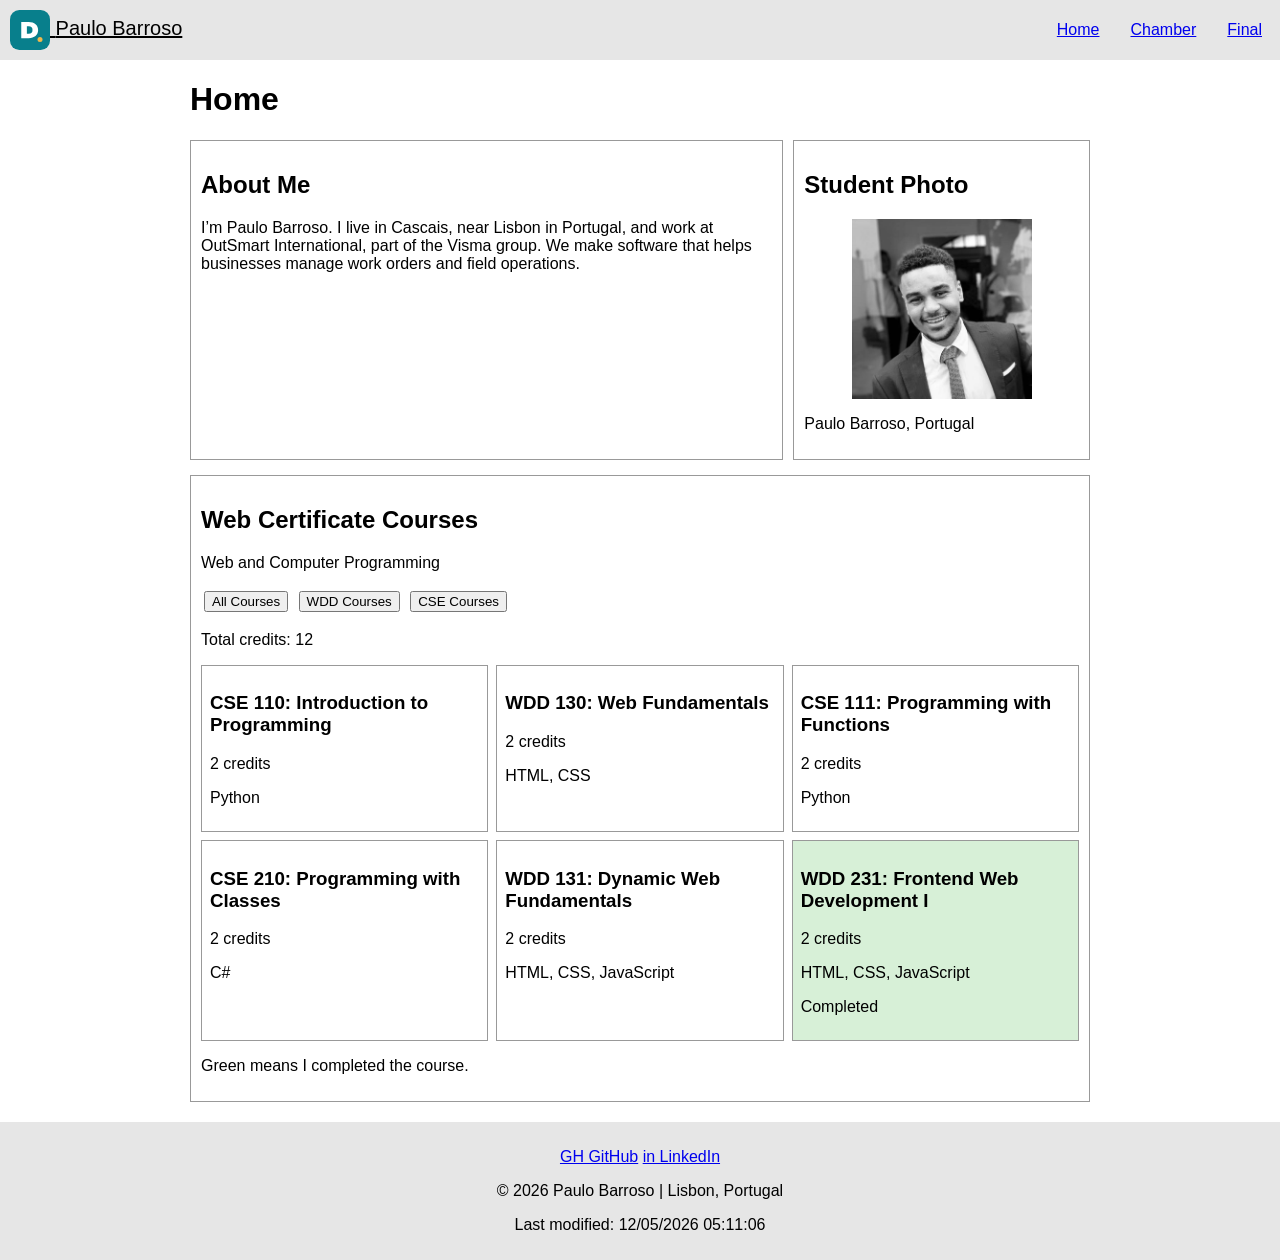
<file: index.html>
<!DOCTYPE html>
<html lang="en">
<head>
    <meta charset="UTF-8">
    <meta name="viewport" content="width=device-width, initial-scale=1">
    <meta name="description" content="Paulo Barroso's WDD 231 course home page.">
    <meta name="author" content="Paulo Barroso">
    <title>Home | Paulo Barroso</title>
    <link rel="icon" href="images/logo.svg" type="image/svg+xml">
    <link rel="preconnect" href="https://fonts.googleapis.com">
    <link rel="preconnect" href="https://fonts.gstatic.com" crossorigin>
    <link href="https://fonts.googleapis.com/css2?family=Roboto:wght@400;700&display=swap" rel="stylesheet">
    <link rel="stylesheet" href="styles/small.css">
    <link rel="stylesheet" href="styles/larger.css">
    <script src="scripts/navigation.js" defer></script>
    <script src="scripts/courses.js" defer></script>
    <script src="scripts/date.js" defer></script>
</head>
<body>
    <header>
        <a class="brand" href="index.html">
            <img src="images/logo.svg" alt="" width="40" height="40">
            <span>Paulo Barroso</span>
        </a>
        <button id="menu-button" aria-label="Open menu" aria-expanded="false">☰</button>
        <nav id="menu" aria-label="Main navigation">
            <a href="index.html" aria-current="page">Home</a>
            <a href="chamber/directory.html">Chamber</a>
            <a href="final/">Final</a>
        </nav>
    </header>

    <main>
        <h1>Home</h1>

        <div class="intro">
            <section>
                <h2>About Me</h2>
                <p>I’m Paulo Barroso. I live in Cascais, near Lisbon in Portugal, and work at OutSmart International, part of the Visma group. We make software that helps businesses manage work orders and field operations.</p>
            </section>

            <section>
                <h2>Student Photo</h2>
                <img class="profile-picture" src="images/paulo.jfif" alt="Paulo Barroso" width="300" height="300">
                <p>Paulo Barroso, Portugal</p>
            </section>
        </div>

        <section class="courses">
            <h2>Web Certificate Courses</h2>
            <p>Web and Computer Programming</p>
            <div class="filters" aria-label="Course filters">
                <button class="selected" data-filter="all" aria-pressed="true">All Courses</button>
                <button data-filter="WDD" aria-pressed="false">WDD Courses</button>
                <button data-filter="CSE" aria-pressed="false">CSE Courses</button>
            </div>
            <p>Total credits: <span id="credit-count">0</span></p>
            <div id="course-list" class="course-list" aria-live="polite"></div>
            <p>Green means I completed the course.</p>
        </section>
    </main>

    <footer>
        <p class="social-links">
            <a href="https://github.com/pablopy10/wdd231" target="_blank" rel="noopener noreferrer">GH GitHub</a>
            <a href="https://www.linkedin.com/in/paulo-barroso-b909719b/" target="_blank" rel="noopener noreferrer">in LinkedIn</a>
        </p>
        <p>© <span id="currentyear"></span> Paulo Barroso | Lisbon, Portugal</p>
        <p>Last modified: <span id="lastModified"></span></p>
    </footer>
</body>
</html>
</file>
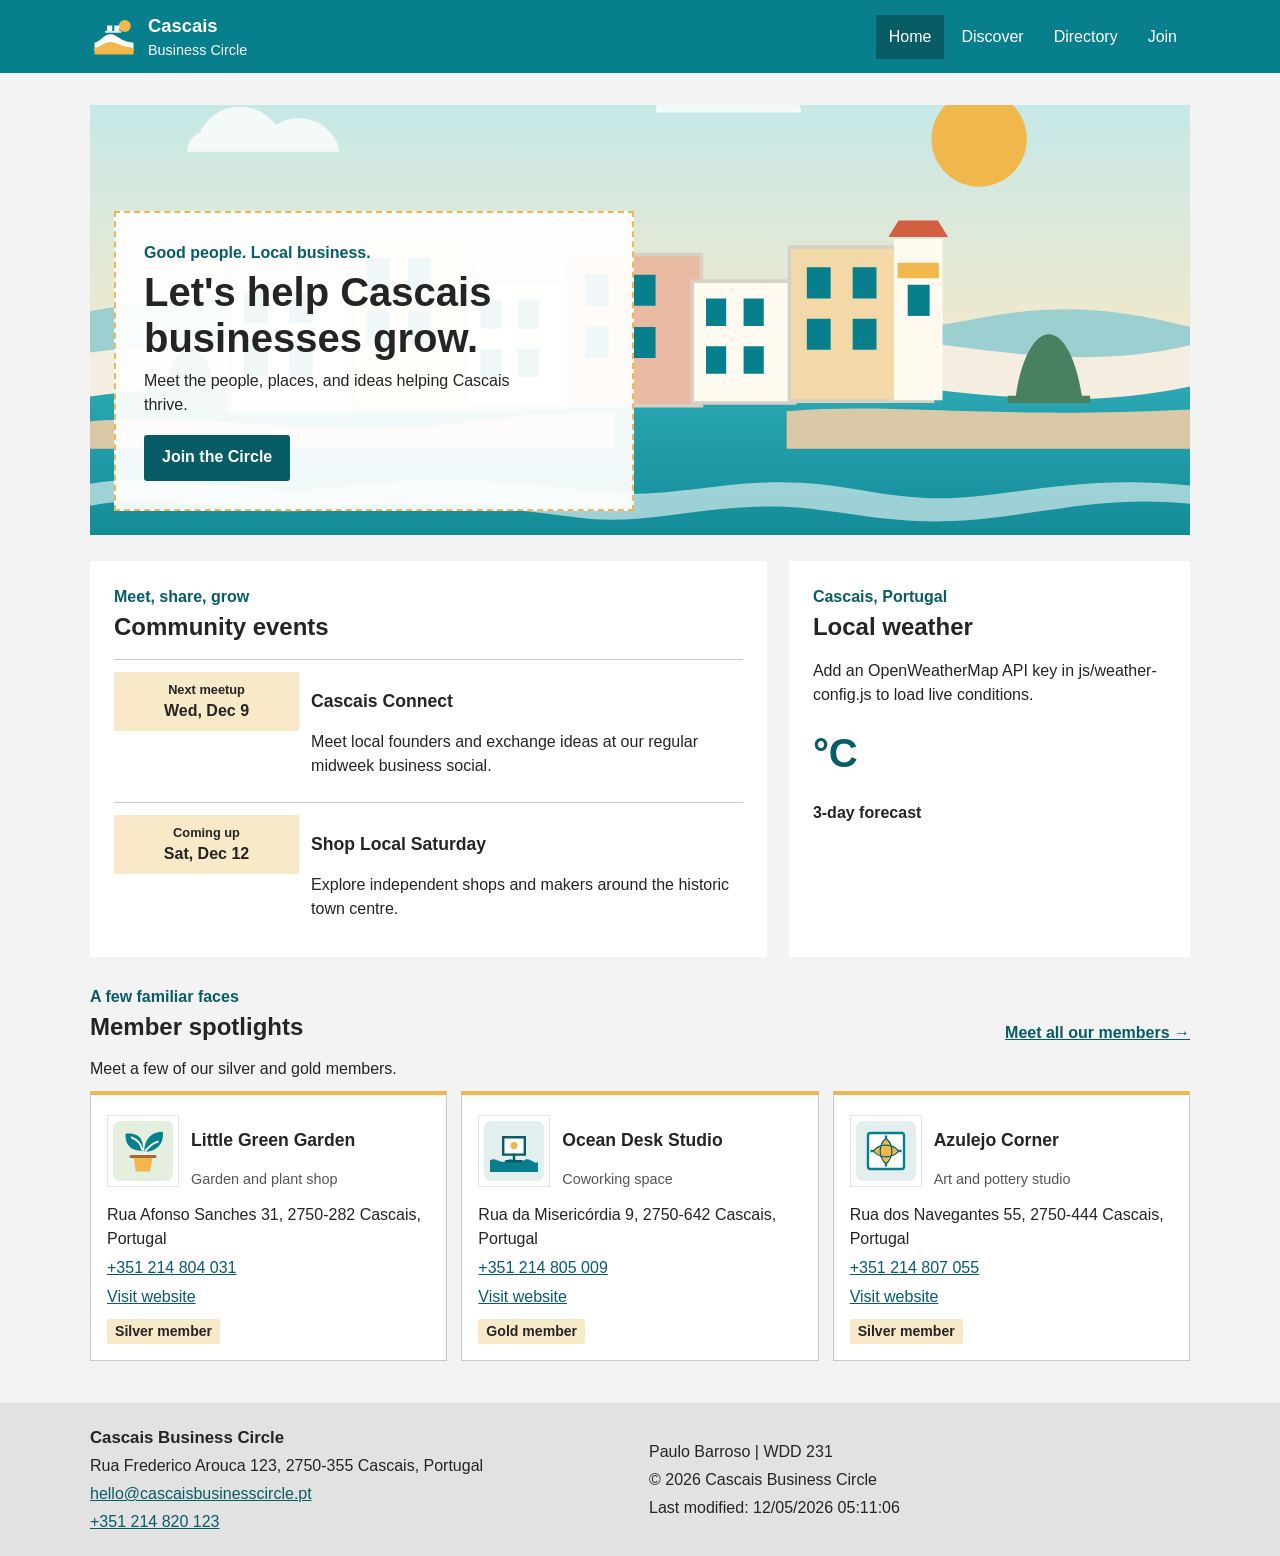
<file: chamber/index.html>
<!DOCTYPE html>
<html lang="en">
<head>
    <meta charset="UTF-8">
    <meta name="viewport" content="width=device-width, initial-scale=1">
    <meta name="description" content="Discover local events, business resources, and member businesses with the Cascais Business Circle.">
    <meta name="author" content="Paulo Barroso">
    <meta property="og:title" content="Cascais Business Circle | Home">
    <meta property="og:description" content="Connecting Cascais businesses and building a stronger local community.">
    <meta property="og:image" content="https://pablopy10.github.io/wdd231/chamber/images/cascais-coast.svg">
    <meta property="og:url" content="https://pablopy10.github.io/wdd231/chamber/index.html">
    <meta property="og:type" content="website">
    <title>Cascais Business Circle | Home</title>
    <link rel="icon" href="images/favicon.svg" type="image/svg+xml">
    <link rel="stylesheet" href="css/reset.css">
    <link rel="stylesheet" href="css/small.css">
    <link rel="stylesheet" href="css/larger.css">
    <script src="js/navigation.js" defer></script>
    <script src="js/date.js" defer></script>
    <script src="js/weather-config.js" defer></script>
    <script src="js/home.js" defer></script>
</head>
<body>
    <header class="site-header">
        <a class="brand" href="index.html">
            <img src="images/cascais-business-circle.svg" alt="" width="48" height="48">
            <span><strong>Cascais</strong><small>Business Circle</small></span>
        </a>
        <button id="menu-button" aria-label="Open menu" aria-expanded="false" aria-controls="menu">☰</button>
        <nav id="menu" aria-label="Main navigation">
            <a href="index.html" aria-current="page">Home</a>
            <a href="discover.html">Discover</a>
            <a href="directory.html">Directory</a>
            <a href="join.html">Join</a>
        </nav>
    </header>

    <main class="home-main">
        <section class="hero" aria-labelledby="welcome-title">
            <img class="hero-image" src="images/cascais-coast.svg" alt="Illustration of Cascais homes along the Atlantic coast">
            <div class="hero-content">
                <p class="eyebrow">Good people. Local business.</p>
                <h1 id="welcome-title">Let's help Cascais businesses grow.</h1>
                <p>Meet the people, places, and ideas helping Cascais thrive.</p>
                <a class="button-link" href="join.html">Join the Circle</a>
            </div>
        </section>

        <div class="home-content-grid">
            <section class="home-panel events-panel" aria-labelledby="events-title">
                <p class="eyebrow">Meet, share, grow</p>
                <h2 id="events-title">Community events</h2>
                <div class="event-list">
                    <article class="event-card">
                        <div class="event-date">
                            <span class="event-date-label">Next meetup</span>
                            <time data-next-weekday="3">Loading date...</time>
                        </div>
                        <div>
                            <h3>Cascais Connect</h3>
                            <p>Meet local founders and exchange ideas at our regular midweek business social.</p>
                        </div>
                    </article>
                    <article class="event-card">
                        <div class="event-date">
                            <span class="event-date-label">Coming up</span>
                            <time data-next-weekday="6">Loading date...</time>
                        </div>
                        <div>
                            <h3>Shop Local Saturday</h3>
                            <p>Explore independent shops and makers around the historic town centre.</p>
                        </div>
                    </article>
                </div>
            </section>

            <section class="home-panel weather-panel" aria-labelledby="weather-title">
                <p class="eyebrow">Cascais, Portugal</p>
                <h2 id="weather-title">Local weather</h2>
                <p id="weather-status" class="weather-status" aria-live="polite">Loading current conditions...</p>
                <div id="weather-current" class="weather-current" hidden>
                    <p class="current-temperature"><span id="current-temperature"></span><span aria-hidden="true">°C</span></p>
                    <p id="current-description" class="current-description"></p>
                </div>
                <h3 class="forecast-heading">3-day forecast</h3>
                <div id="weather-forecast" class="forecast-list" aria-live="polite"></div>
            </section>
        </div>

        <section class="spotlights-section" aria-labelledby="spotlights-title">
            <div class="section-heading">
                <div>
                    <p class="eyebrow">A few familiar faces</p>
                    <h2 id="spotlights-title">Member spotlights</h2>
                </div>
                <a class="text-link" href="directory.html">Meet all our members <span aria-hidden="true">→</span></a>
            </div>
            <p id="spotlight-status" class="spotlight-status" aria-live="polite">Loading member spotlights...</p>
            <div id="spotlights" class="spotlight-grid"></div>
        </section>
    </main>

    <footer class="site-footer">
        <div class="footer-contact">
            <strong>Cascais Business Circle</strong>
            <span>Rua Frederico Arouca 123, 2750-355 Cascais, Portugal</span>
            <a href="mailto:hello@cascaisbusinesscircle.pt">hello@cascaisbusinesscircle.pt</a>
            <a href="tel:+351214820123">+351 214 820 123</a>
        </div>
        <div class="footer-student">
            <p>Paulo Barroso | WDD 231</p>
            <p>© <span id="currentyear"></span> Cascais Business Circle</p>
            <p>Last modified: <span id="lastModified"></span></p>
        </div>
    </footer>
</body>
</html>
</file>
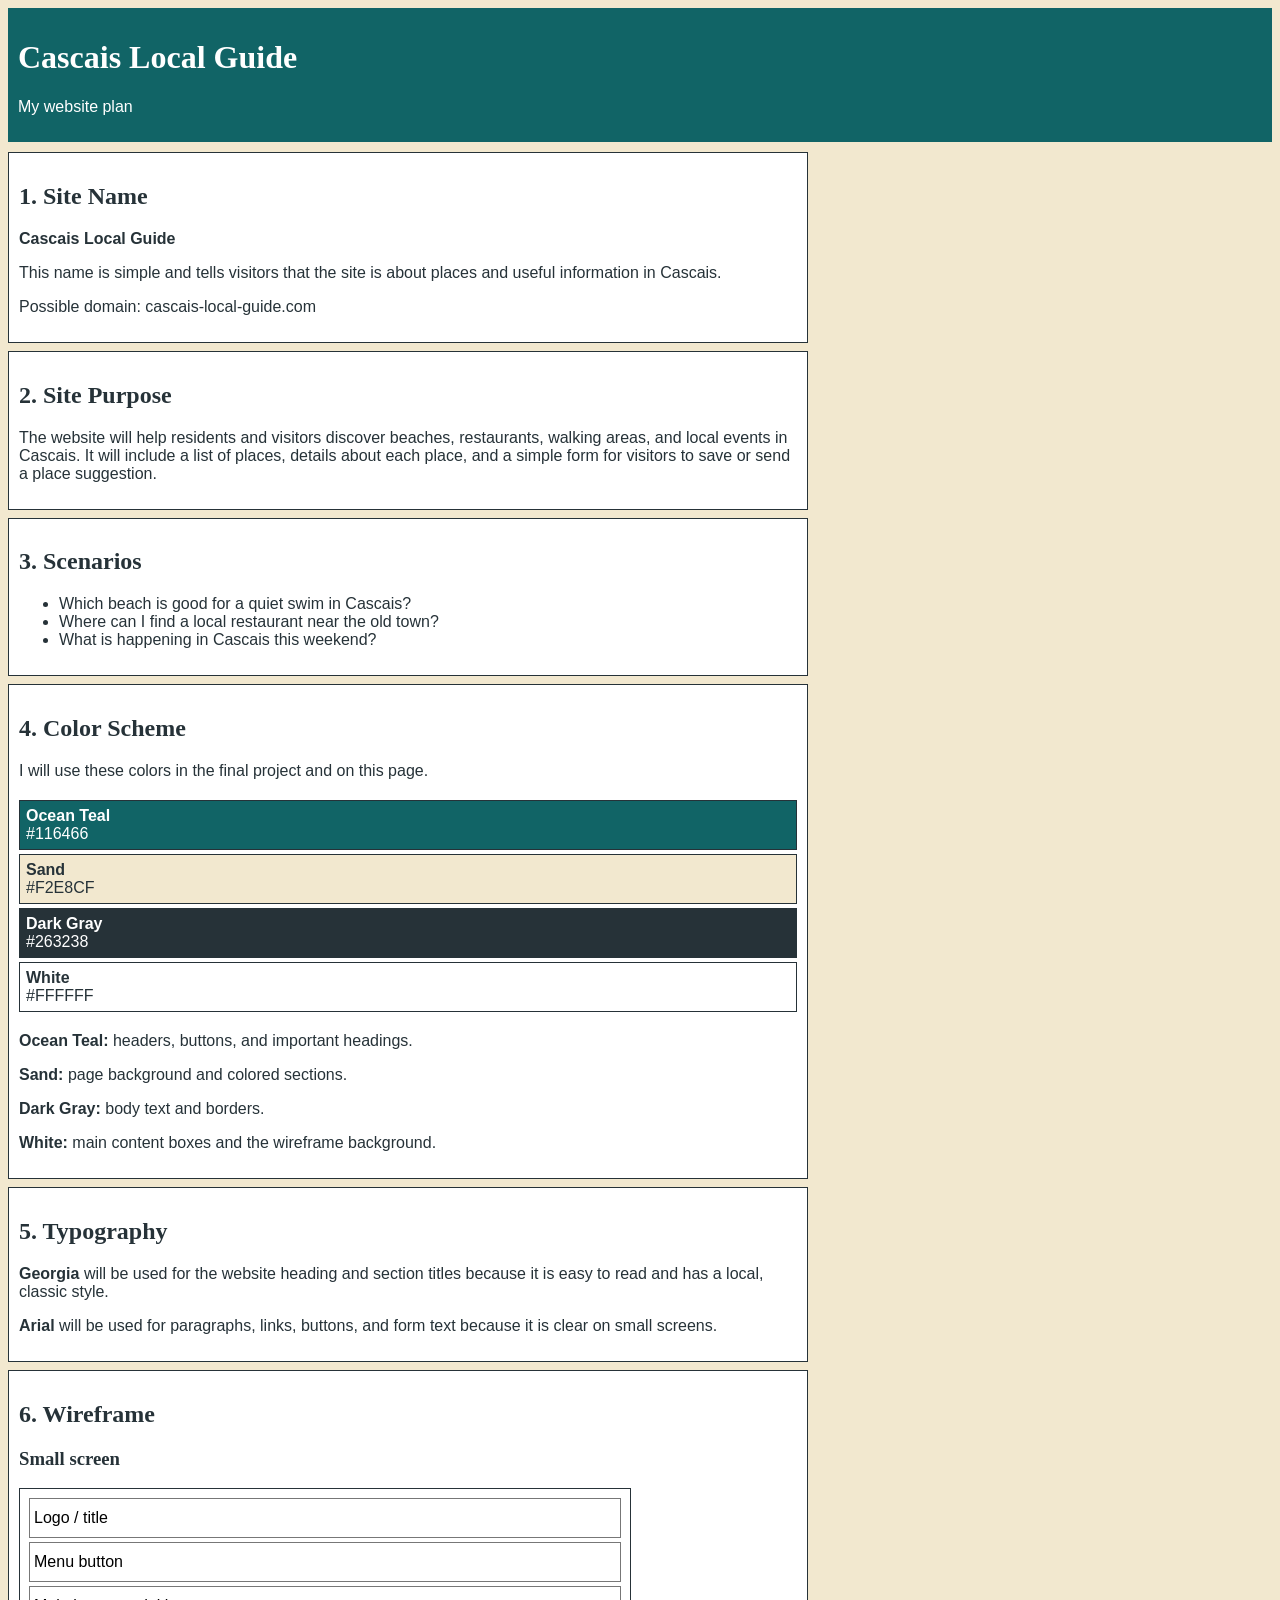
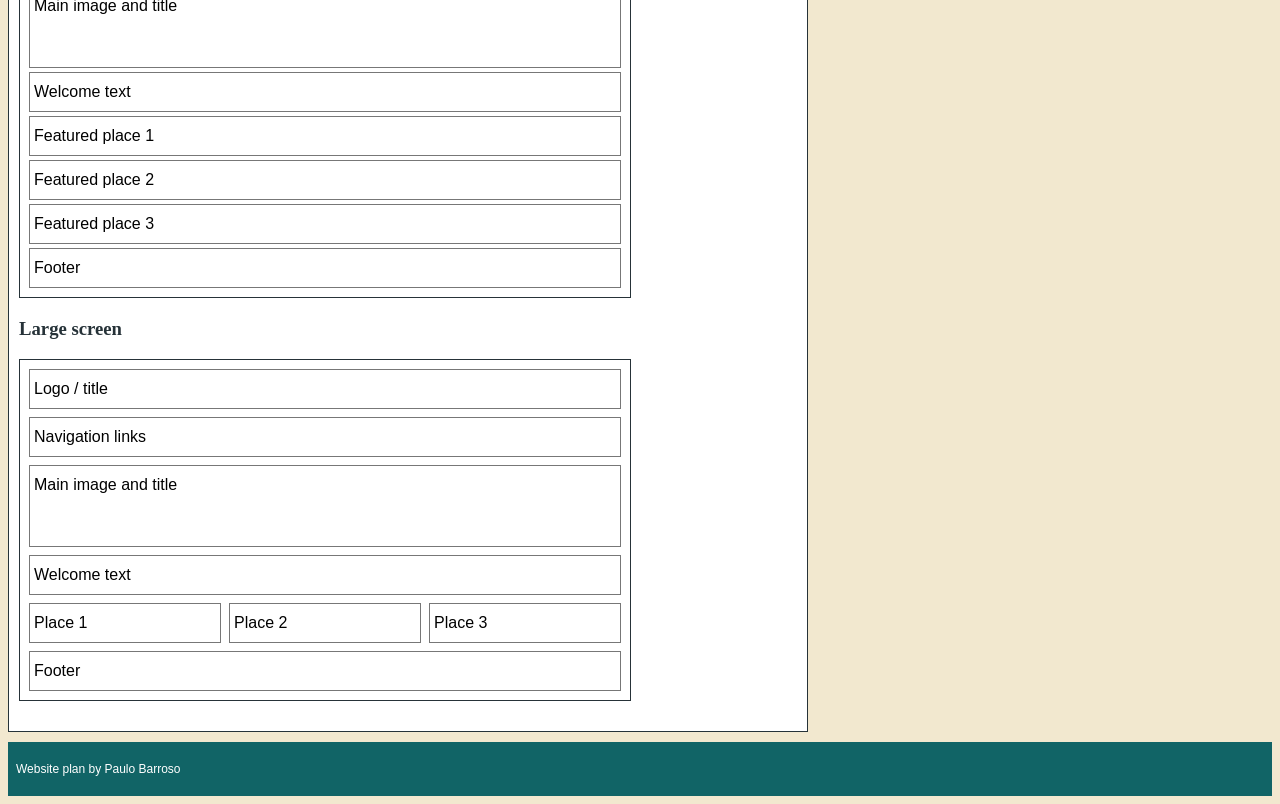
<file: plan-site.html>
<!DOCTYPE html>
<html lang="en">
<head>
    <meta charset="UTF-8">
    <meta name="viewport" content="width=device-width, initial-scale=1.0">
    <meta name="description" content="Website plan for the Cascais Local Guide project.">
    <meta name="author" content="Paulo Barroso">
    <title>Cascais Local Guide - Website Plan</title>
    <link rel="stylesheet" href="styles/site-plan.css">
</head>
<body>
    <header>
        <h1>Cascais Local Guide</h1>
        <p>My website plan</p>
    </header>

    <main>
        <section id="site-name">
            <h2>1. Site Name</h2>
            <p><strong>Cascais Local Guide</strong></p>
            <p>This name is simple and tells visitors that the site is about places and useful information in Cascais.</p>
            <p>Possible domain: cascais-local-guide.com</p>
        </section>

        <section id="site-purpose">
            <h2>2. Site Purpose</h2>
            <p>The website will help residents and visitors discover beaches, restaurants, walking areas, and local events in Cascais. It will include a list of places, details about each place, and a simple form for visitors to save or send a place suggestion.</p>
        </section>

        <section id="scenarios">
            <h2>3. Scenarios</h2>
            <ul>
                <li>Which beach is good for a quiet swim in Cascais?</li>
                <li>Where can I find a local restaurant near the old town?</li>
                <li>What is happening in Cascais this weekend?</li>
            </ul>
        </section>

        <section id="color-scheme">
            <h2>4. Color Scheme</h2>
            <p>I will use these colors in the final project and on this page.</p>
            <div class="color-list">
                <div class="color teal"><strong>Ocean Teal</strong><br>#116466</div>
                <div class="color sand"><strong>Sand</strong><br>#F2E8CF</div>
                <div class="color dark"><strong>Dark Gray</strong><br>#263238</div>
                <div class="color white"><strong>White</strong><br>#FFFFFF</div>
            </div>
            <p><strong>Ocean Teal:</strong> headers, buttons, and important headings.</p>
            <p><strong>Sand:</strong> page background and colored sections.</p>
            <p><strong>Dark Gray:</strong> body text and borders.</p>
            <p><strong>White:</strong> main content boxes and the wireframe background.</p>
        </section>

        <section id="typography">
            <h2>5. Typography</h2>
            <p><strong>Georgia</strong> will be used for the website heading and section titles because it is easy to read and has a local, classic style.</p>
            <p><strong>Arial</strong> will be used for paragraphs, links, buttons, and form text because it is clear on small screens.</p>
        </section>

        <section id="wireframe">
            <h2>6. Wireframe</h2>
            <h3>Small screen</h3>
            <div class="wireframe small-wireframe">
                <div class="box logo-box">Logo / title</div>
                <div class="box">Menu button</div>
                <div class="box hero-box">Main image and title</div>
                <div class="box">Welcome text</div>
                <div class="box">Featured place 1</div>
                <div class="box">Featured place 2</div>
                <div class="box">Featured place 3</div>
                <div class="box">Footer</div>
            </div>

            <h3>Large screen</h3>
            <div class="wireframe large-wireframe">
                <div class="box logo-box">Logo / title</div>
                <div class="box navigation-box">Navigation links</div>
                <div class="box hero-box">Main image and title</div>
                <div class="box welcome-box">Welcome text</div>
                <div class="box place-box">Place 1</div>
                <div class="box place-box">Place 2</div>
                <div class="box place-box">Place 3</div>
                <div class="box footer-box">Footer</div>
            </div>
        </section>
    </main>

    <footer>
        <p>Website plan by Paulo Barroso</p>
    </footer>
</body>
</html>
</file>
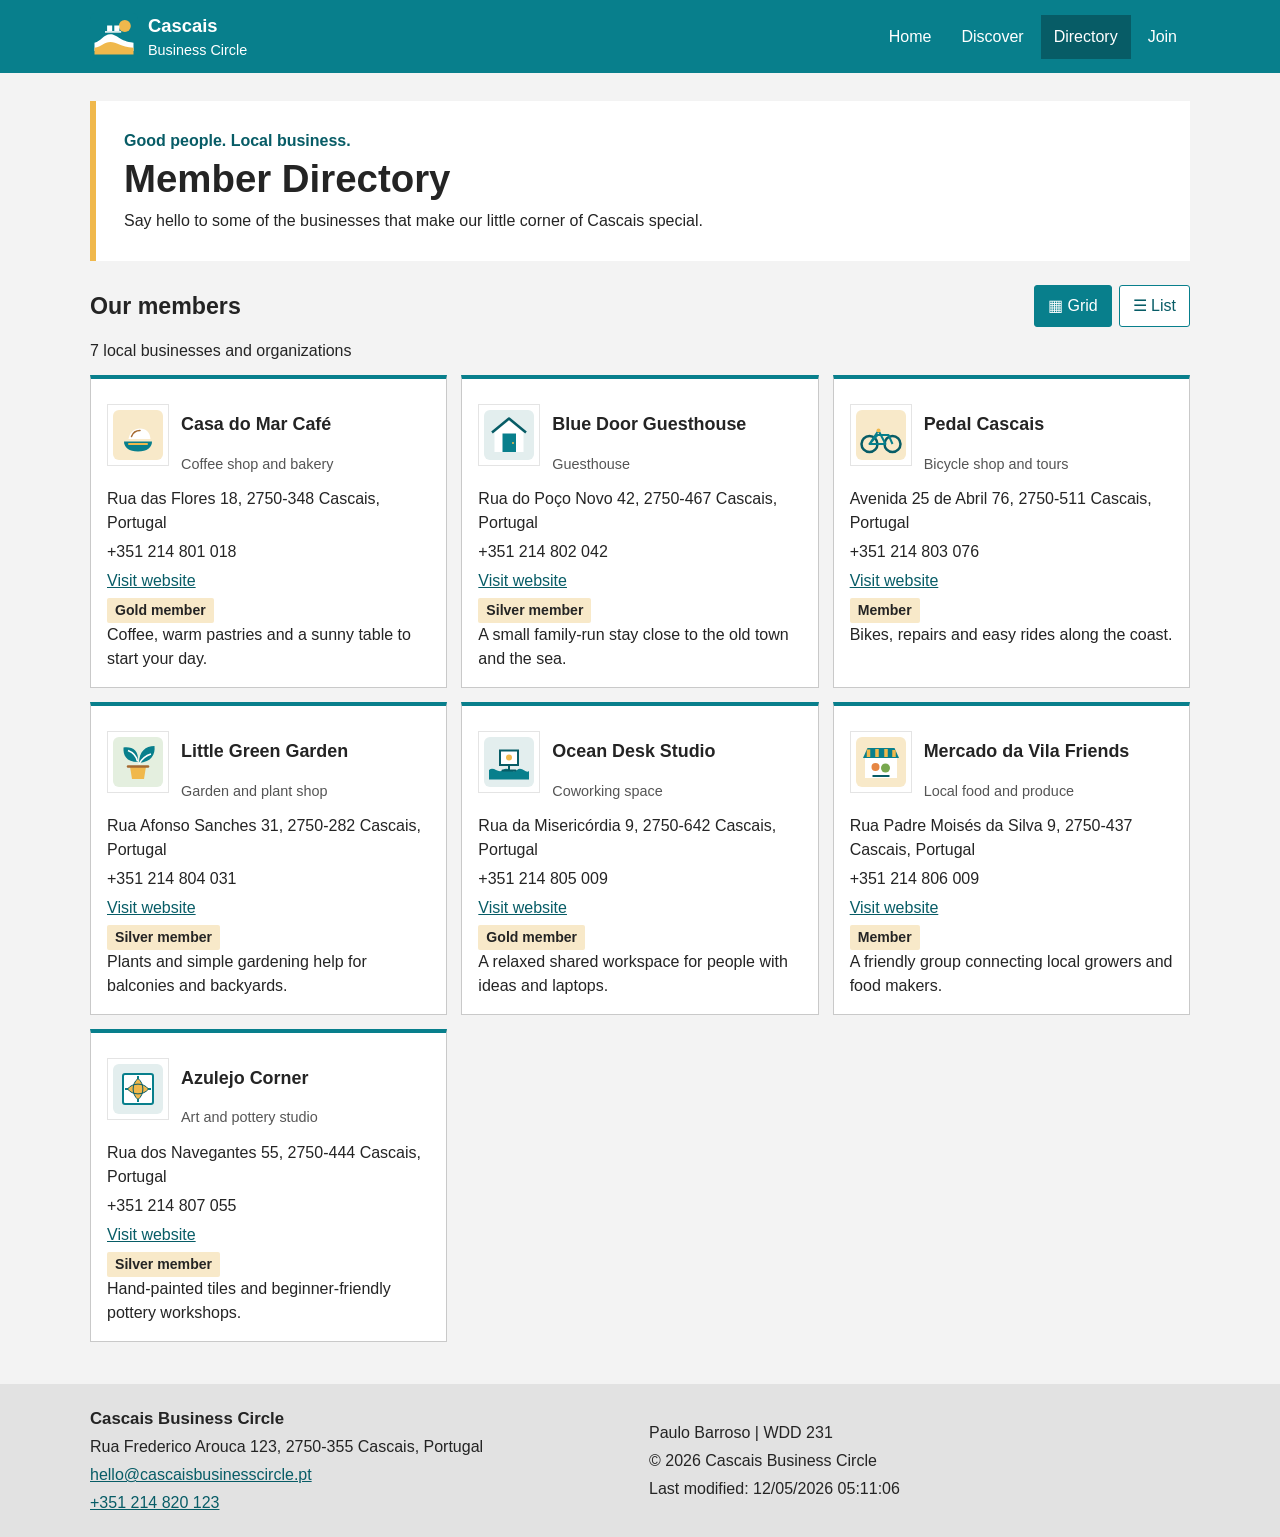
<file: chamber/directory.html>
<!DOCTYPE html>
<html lang="en">
<head>
    <meta charset="UTF-8">
    <meta name="viewport" content="width=device-width, initial-scale=1">
    <meta name="description" content="Find friendly local businesses and chamber members in Cascais, Portugal.">
    <meta name="author" content="Paulo Barroso">
    <meta property="og:title" content="Member Directory | Cascais Business Circle">
    <meta property="og:description" content="Meet the local businesses that make Cascais a great place to live and work.">
    <meta property="og:image" content="https://pablopy10.github.io/wdd231/chamber/images/cascais-business-circle.svg">
    <meta property="og:url" content="https://pablopy10.github.io/wdd231/chamber/directory.html">
    <meta property="og:type" content="website">
    <title>Member Directory | Cascais Business Circle</title>
    <link rel="icon" href="images/favicon.svg" type="image/svg+xml">
    <link rel="stylesheet" href="css/reset.css">
    <link rel="stylesheet" href="css/small.css">
    <link rel="stylesheet" href="css/larger.css">
    <script src="js/navigation.js" defer></script>
    <script src="js/directory.js" defer></script>
    <script src="js/date.js" defer></script>
</head>
<body>
    <header class="site-header">
        <a class="brand" href="index.html">
            <img src="images/cascais-business-circle.svg" alt="" width="48" height="48">
            <span><strong>Cascais</strong><small>Business Circle</small></span>
        </a>
        <button id="menu-button" aria-label="Open menu" aria-expanded="false" aria-controls="menu">☰</button>
        <nav id="menu" aria-label="Main navigation">
            <a href="index.html">Home</a>
            <a href="discover.html">Discover</a>
            <a href="directory.html" aria-current="page">Directory</a>
            <a href="join.html">Join</a>
        </nav>
    </header>

    <main>
        <div class="page-intro">
            <p class="eyebrow">Good people. Local business.</p>
            <h1>Member Directory</h1>
            <p>Say hello to some of the businesses that make our little corner of Cascais special.</p>
        </div>

        <section class="directory" aria-labelledby="directory-title">
            <div class="directory-heading">
                <h2 id="directory-title">Our members</h2>
                <div class="view-controls" role="group" aria-label="Choose directory view">
                    <button id="grid-button" class="view-button selected" type="button" aria-pressed="true">
                        <span aria-hidden="true">▦</span> Grid
                    </button>
                    <button id="list-button" class="view-button" type="button" aria-pressed="false">
                        <span aria-hidden="true">☰</span> List
                    </button>
                </div>
            </div>
            <p id="directory-status" class="directory-status" aria-live="polite">Loading our members...</p>
            <div id="members" class="member-grid" aria-live="polite"></div>
        </section>
    </main>

    <footer class="site-footer">
        <div class="footer-contact">
            <strong>Cascais Business Circle</strong>
            <span>Rua Frederico Arouca 123, 2750-355 Cascais, Portugal</span>
            <a href="mailto:hello@cascaisbusinesscircle.pt">hello@cascaisbusinesscircle.pt</a>
            <a href="tel:+351214820123">+351 214 820 123</a>
        </div>
        <div class="footer-student">
            <p>Paulo Barroso | WDD 231</p>
            <p>© <span id="currentyear"></span> Cascais Business Circle</p>
            <p>Last modified: <span id="lastModified"></span></p>
        </div>
    </footer>
</body>
</html>
</file>
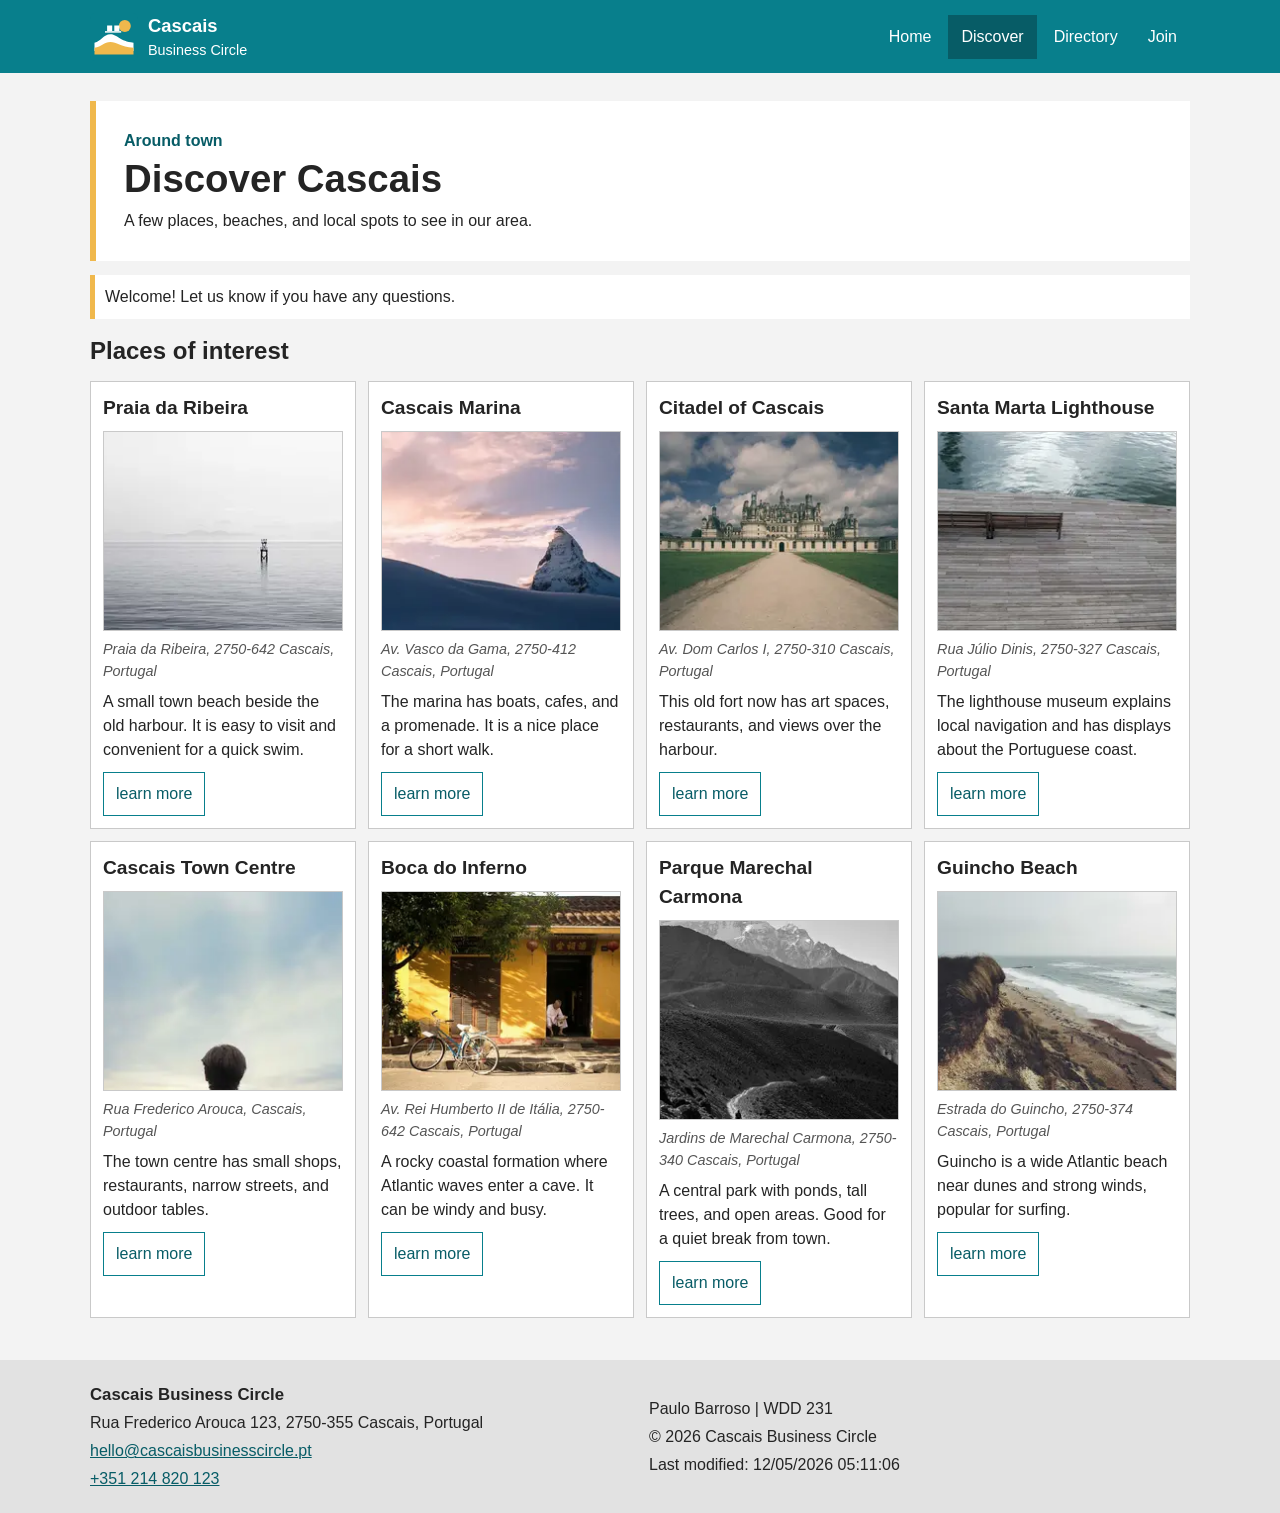
<file: chamber/discover.html>
<!DOCTYPE html>
<html lang="en">
<head>
    <meta charset="UTF-8">
    <meta name="viewport" content="width=device-width, initial-scale=1">
    <meta name="description" content="Discover places, beaches, history, and local activities in Cascais, Portugal.">
    <meta name="author" content="Paulo Barroso">
    <meta property="og:title" content="Discover Cascais | Cascais Business Circle">
    <meta property="og:description" content="A simple guide to places and activities around Cascais.">
    <meta property="og:image" content="https://pablopy10.github.io/wdd231/chamber/images/cascais-coast.webp">
    <meta property="og:url" content="https://pablopy10.github.io/wdd231/chamber/discover.html">
    <meta property="og:type" content="website">
    <title>Discover Cascais | Cascais Business Circle</title>
    <link rel="icon" href="images/favicon.svg" type="image/svg+xml">
    <link rel="stylesheet" href="css/reset.css">
    <link rel="stylesheet" href="css/small.css">
    <link rel="stylesheet" href="css/larger.css">
    <script src="js/navigation.js" defer></script>
    <script src="js/date.js" defer></script>
    <script type="module" src="js/discover.js"></script>
</head>
<body>
    <header class="site-header">
        <a class="brand" href="index.html">
            <img src="images/cascais-business-circle.svg" alt="" width="48" height="48">
            <span><strong>Cascais</strong><small>Business Circle</small></span>
        </a>
        <button id="menu-button" aria-label="Open menu" aria-expanded="false" aria-controls="menu">☰</button>
        <nav id="menu" aria-label="Main navigation">
            <a href="index.html">Home</a>
            <a href="discover.html" aria-current="page">Discover</a>
            <a href="directory.html">Directory</a>
            <a href="join.html">Join</a>
        </nav>
    </header>

    <main>
        <div class="page-intro">
            <p class="eyebrow">Around town</p>
            <h1>Discover Cascais</h1>
            <p>A few places, beaches, and local spots to see in our area.</p>
        </div>

        <p id="visit-message" class="visit-message" aria-live="polite"></p>

        <section class="discover" aria-labelledby="discover-title">
            <h2 id="discover-title" class="discover-title">Places of interest</h2>
            <div id="discover-cards" class="discover-grid" aria-live="polite"></div>
        </section>
    </main>

    <footer class="site-footer">
        <div class="footer-contact">
            <strong>Cascais Business Circle</strong>
            <span>Rua Frederico Arouca 123, 2750-355 Cascais, Portugal</span>
            <a href="mailto:hello@cascaisbusinesscircle.pt">hello@cascaisbusinesscircle.pt</a>
            <a href="tel:+351214820123">+351 214 820 123</a>
        </div>
        <div class="footer-student">
            <p>Paulo Barroso | WDD 231</p>
            <p>© <span id="currentyear"></span> Cascais Business Circle</p>
            <p>Last modified: <span id="lastModified"></span></p>
        </div>
    </footer>
</body>
</html>
</file>
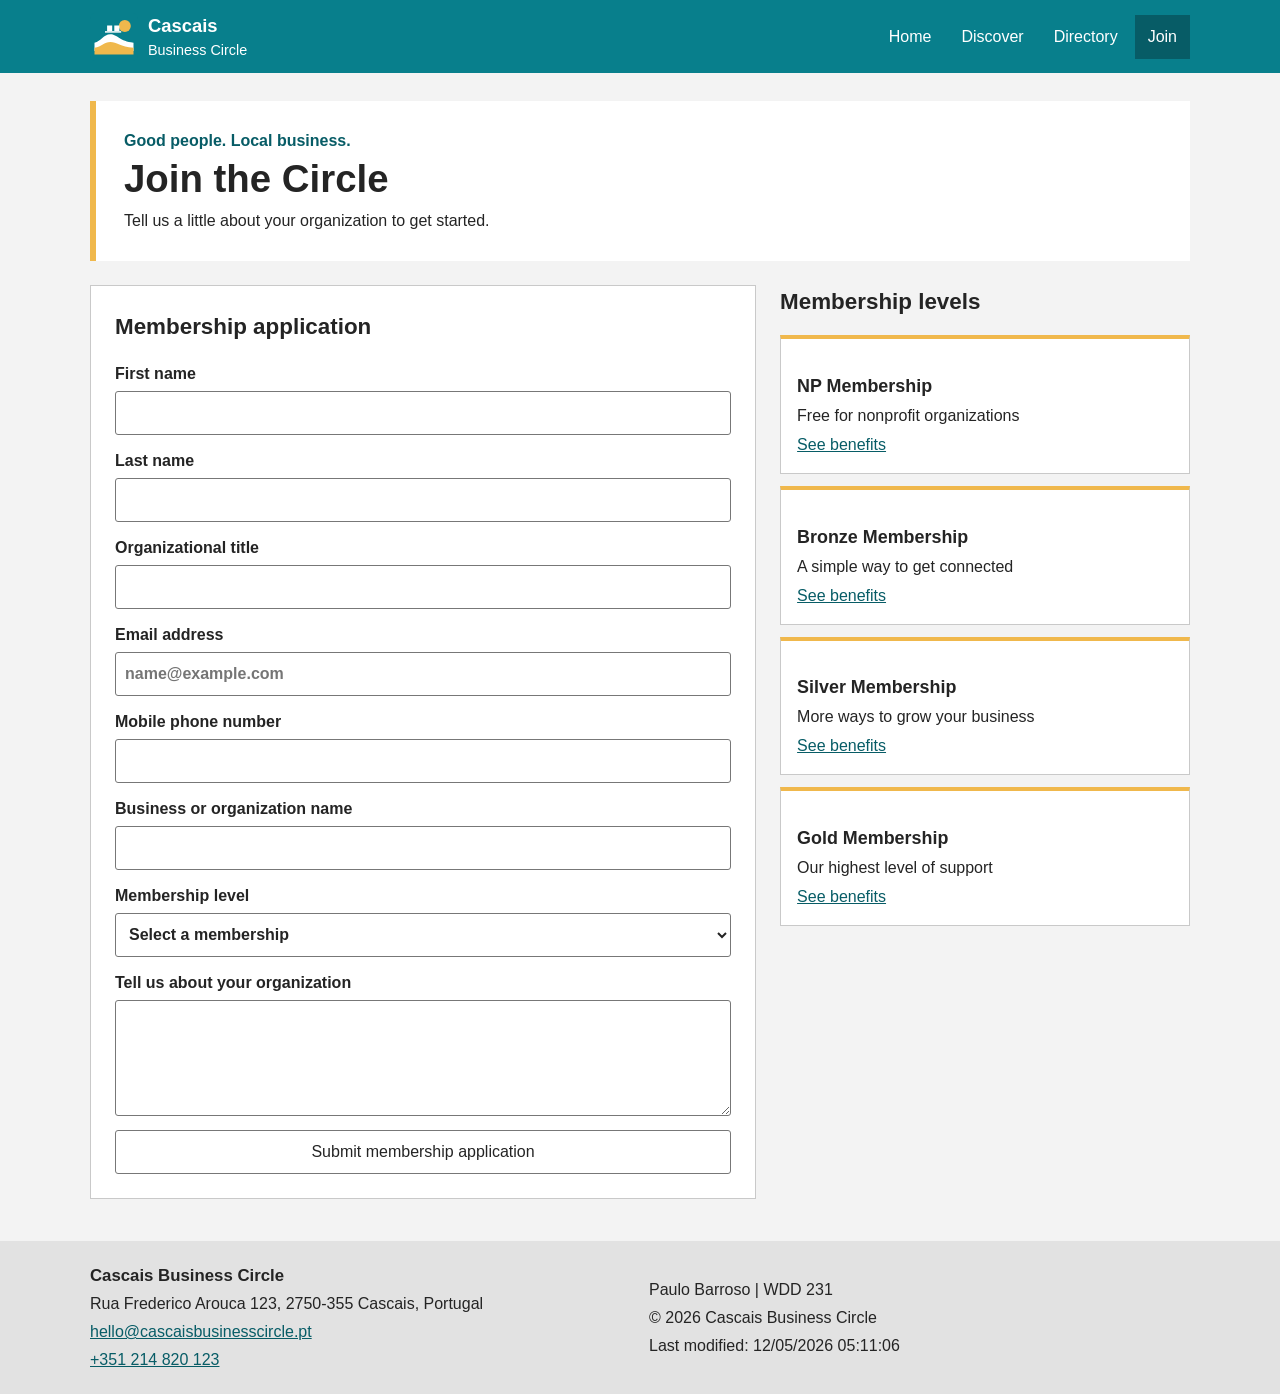
<file: chamber/join.html>
<!DOCTYPE html>
<html lang="en">
<head>
    <meta charset="UTF-8">
    <meta name="viewport" content="width=device-width, initial-scale=1">
    <meta name="description" content="Apply to join the Cascais Business Circle and connect with local businesses.">
    <meta name="author" content="Paulo Barroso">
    <title>Join | Cascais Business Circle</title>
    <link rel="icon" href="images/favicon.svg" type="image/svg+xml">
    <link rel="stylesheet" href="css/reset.css">
    <link rel="stylesheet" href="css/small.css">
    <link rel="stylesheet" href="css/larger.css">
    <script src="js/navigation.js" defer></script>
    <script src="js/date.js" defer></script>
    <script src="js/join.js" defer></script>
</head>
<body>
    <header class="site-header">
        <a class="brand" href="index.html">
            <img src="images/cascais-business-circle.svg" alt="" width="48" height="48">
            <span><strong>Cascais</strong><small>Business Circle</small></span>
        </a>
        <button id="menu-button" aria-label="Open menu" aria-expanded="false" aria-controls="menu">☰</button>
        <nav id="menu" aria-label="Main navigation">
            <a href="index.html">Home</a>
            <a href="discover.html">Discover</a>
            <a href="directory.html">Directory</a>
            <a href="join.html" aria-current="page">Join</a>
        </nav>
    </header>

    <main>
        <div class="page-intro">
            <p class="eyebrow">Good people. Local business.</p>
            <h1>Join the Circle</h1>
            <p>Tell us a little about your organization to get started.</p>
        </div>

        <div class="join-layout">
            <form class="join-form" method="get" action="thankyou.html">
                <h2>Membership application</h2>
                <label>
                    First name
                    <input type="text" name="firstName" title="Enter your first name" autocomplete="given-name" required>
                </label>
                <label>
                    Last name
                    <input type="text" name="lastName" title="Enter your last name" autocomplete="family-name" required>
                </label>
                <label>
                    Organizational title
                    <input type="text" name="organizationTitle" title="Use at least seven letters, spaces, or hyphens"
                        autocomplete="organization-title" pattern="[\p{L} \x2D]{7,}">
                </label>
                <label>
                    Email address
                    <input type="email" name="email" title="Enter your email address"
                        autocomplete="email" placeholder="name@example.com" required>
                </label>
                <label>
                    Mobile phone number
                    <input type="tel" name="phone" title="Enter your mobile phone number"
                        autocomplete="tel" required>
                </label>
                <label>
                    Business or organization name
                    <input type="text" name="organization" title="Enter your business or organization name"
                        autocomplete="organization" required>
                </label>
                <label>
                    Membership level
                    <select name="membership" title="Choose a membership level">
                        <option value="" selected disabled>Select a membership</option>
                        <option value="np">NP Membership</option>
                        <option value="bronze">Bronze Membership</option>
                        <option value="silver">Silver Membership</option>
                        <option value="gold">Gold Membership</option>
                    </select>
                </label>
                <label>
                    Tell us about your organization
                    <textarea name="description" title="A short description of your business or organization" rows="4"></textarea>
                </label>
                <input type="hidden" name="timestamp" id="timestamp">
                <input class="submit-button" type="submit" value="Submit membership application">
            </form>

            <section class="membership-options" aria-labelledby="membership-title">
                <h2 id="membership-title">Membership levels</h2>
                <article class="membership-card">
                    <h3>NP Membership</h3>
                    <p>Free for nonprofit organizations</p>
                    <a href="#np-details" data-dialog="np-details">See benefits</a>
                </article>
                <article class="membership-card">
                    <h3>Bronze Membership</h3>
                    <p>A simple way to get connected</p>
                    <a href="#bronze-details" data-dialog="bronze-details">See benefits</a>
                </article>
                <article class="membership-card">
                    <h3>Silver Membership</h3>
                    <p>More ways to grow your business</p>
                    <a href="#silver-details" data-dialog="silver-details">See benefits</a>
                </article>
                <article class="membership-card">
                    <h3>Gold Membership</h3>
                    <p>Our highest level of support</p>
                    <a href="#gold-details" data-dialog="gold-details">See benefits</a>
                </article>
            </section>
        </div>

        <dialog id="np-details" class="membership-dialog" aria-labelledby="np-title">
            <h2 id="np-title">NP Membership benefits</h2>
            <p>No membership fee, access to community events, and nonprofit networking opportunities.</p>
            <form method="dialog"><button class="dialog-close">Close</button></form>
        </dialog>
        <dialog id="bronze-details" class="membership-dialog" aria-labelledby="bronze-title">
            <h2 id="bronze-title">Bronze Membership benefits</h2>
            <p>Member directory listing, event invitations, and access to introductory business workshops.</p>
            <form method="dialog"><button class="dialog-close">Close</button></form>
        </dialog>
        <dialog id="silver-details" class="membership-dialog" aria-labelledby="silver-title">
            <h2 id="silver-title">Silver Membership benefits</h2>
            <p>All bronze benefits, event discounts, and a member spotlight on the chamber website.</p>
            <form method="dialog"><button class="dialog-close">Close</button></form>
        </dialog>
        <dialog id="gold-details" class="membership-dialog" aria-labelledby="gold-title">
            <h2 id="gold-title">Gold Membership benefits</h2>
            <p>All silver benefits, priority event advertising, advanced training, and premium homepage placement.</p>
            <form method="dialog"><button class="dialog-close">Close</button></form>
        </dialog>
    </main>

    <footer class="site-footer">
        <div class="footer-contact">
            <strong>Cascais Business Circle</strong>
            <span>Rua Frederico Arouca 123, 2750-355 Cascais, Portugal</span>
            <a href="mailto:hello@cascaisbusinesscircle.pt">hello@cascaisbusinesscircle.pt</a>
            <a href="tel:+351214820123">+351 214 820 123</a>
        </div>
        <div class="footer-student">
            <p>Paulo Barroso | WDD 231</p>
            <p>© <span id="currentyear"></span> Cascais Business Circle</p>
            <p>Last modified: <span id="lastModified"></span></p>
        </div>
    </footer>
</body>
</html>
</file>
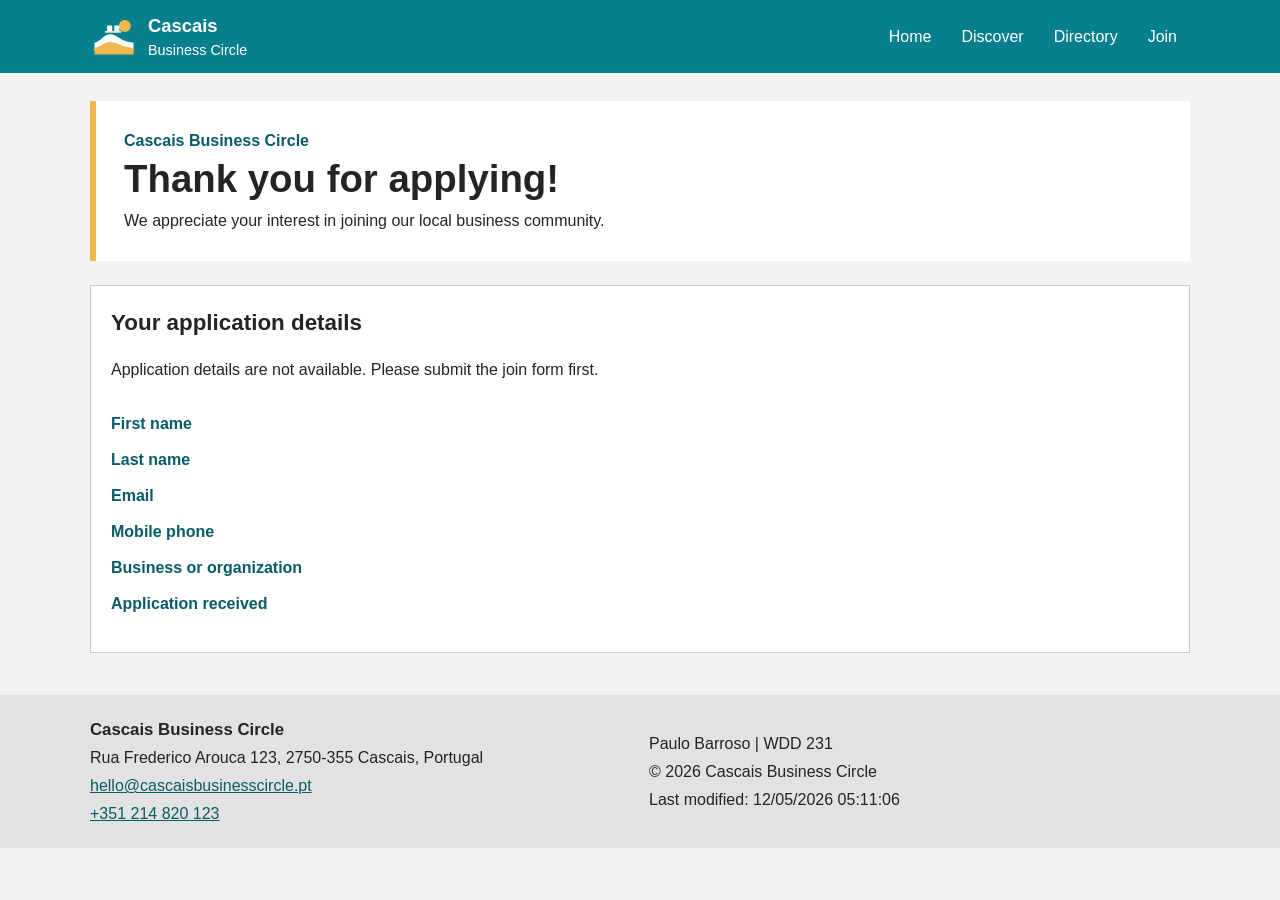
<file: chamber/thankyou.html>
<!DOCTYPE html>
<html lang="en">
<head>
    <meta charset="UTF-8">
    <meta name="viewport" content="width=device-width, initial-scale=1">
    <meta name="description" content="Thank you for applying to join the Cascais Business Circle.">
    <meta name="author" content="Paulo Barroso">
    <title>Thank You | Cascais Business Circle</title>
    <link rel="icon" href="images/favicon.svg" type="image/svg+xml">
    <link rel="stylesheet" href="css/reset.css">
    <link rel="stylesheet" href="css/small.css">
    <link rel="stylesheet" href="css/larger.css">
    <script src="js/navigation.js" defer></script>
    <script src="js/date.js" defer></script>
    <script src="js/thankyou.js" defer></script>
</head>
<body>
    <header class="site-header">
        <a class="brand" href="index.html">
            <img src="images/cascais-business-circle.svg" alt="" width="48" height="48">
            <span><strong>Cascais</strong><small>Business Circle</small></span>
        </a>
        <button id="menu-button" aria-label="Open menu" aria-expanded="false" aria-controls="menu">☰</button>
        <nav id="menu" aria-label="Main navigation">
            <a href="index.html">Home</a>
            <a href="discover.html">Discover</a>
            <a href="directory.html">Directory</a>
            <a href="join.html">Join</a>
        </nav>
    </header>

    <main>
        <div class="page-intro">
            <p class="eyebrow">Cascais Business Circle</p>
            <h1>Thank you for applying!</h1>
            <p>We appreciate your interest in joining our local business community.</p>
        </div>
        <section class="submission-card" aria-labelledby="submission-title">
            <h2 id="submission-title">Your application details</h2>
            <p id="submission-status" role="status">Loading your application details...</p>
            <dl id="submission-details" class="submission-details" hidden>
                <div><dt>First name</dt><dd id="submitted-first-name"></dd></div>
                <div><dt>Last name</dt><dd id="submitted-last-name"></dd></div>
                <div><dt>Email</dt><dd id="submitted-email"></dd></div>
                <div><dt>Mobile phone</dt><dd id="submitted-phone"></dd></div>
                <div><dt>Business or organization</dt><dd id="submitted-organization"></dd></div>
                <div><dt>Application received</dt><dd id="submitted-timestamp"></dd></div>
            </dl>
        </section>
    </main>

    <footer class="site-footer">
        <div class="footer-contact">
            <strong>Cascais Business Circle</strong>
            <span>Rua Frederico Arouca 123, 2750-355 Cascais, Portugal</span>
            <a href="mailto:hello@cascaisbusinesscircle.pt">hello@cascaisbusinesscircle.pt</a>
            <a href="tel:+351214820123">+351 214 820 123</a>
        </div>
        <div class="footer-student">
            <p>Paulo Barroso | WDD 231</p>
            <p>© <span id="currentyear"></span> Cascais Business Circle</p>
            <p>Last modified: <span id="lastModified"></span></p>
        </div>
    </footer>
</body>
</html>
</file>
<file: styles/small.css>
body {
    margin: 0;
    color: #000;
    background: white;
    font-family: Arial, sans-serif;
}

header {
    padding: 10px;
    background: #e6e6e6;
}

.brand {
    color: black;
    font-size: 20px;
}

.brand img {
    vertical-align: middle;
}

#menu-button {
    float: right;
}

nav {
    display: none;
    padding-top: 10px;
}

nav.open {
    display: block;
}

nav a {
    display: block;
    padding: 8px;
}

main {
    width: 90%;
    max-width: 900px;
    margin: 20px auto;
}

section {
    margin-bottom: 15px;
    padding: 10px;
    border: 1px solid #999;
}

.profile-picture {
    display: block;
    width: 180px;
    max-width: 100%;
    height: auto;
    margin: auto;
}

.filters button {
    margin: 3px;
}

.course-list {
    display: grid;
    gap: 8px;
}

.course {
    padding: 8px;
    border: 1px solid #999;
}

.course.completed {
    background: #d7f0d7;
}

footer {
    padding: 10px;
    background: #e6e6e6;
    text-align: center;
}
</file>
<file: styles/larger.css>
@media screen and (min-width: 700px) {
    header {
        display: flex;
        align-items: center;
        justify-content: space-between;
    }

    #menu-button {
        display: none;
    }

    nav,
    nav.open {
        display: flex;
        gap: 15px;
        padding: 0;
    }

    .intro {
        display: grid;
        grid-template-columns: 2fr 1fr;
        gap: 10px;
    }

    .course-list {
        grid-template-columns: repeat(3, 1fr);
    }
}
</file>
<file: chamber/css/small.css>
:root {
    font-family: Arial, Helvetica, sans-serif;
    color: #242424;
    background: #f3f3f3;
    font-synthesis: none;
    --teal: #087f8c;
    --teal-dark: #075c66;
    --gold: #f0b84c;
    --paper: #fff;
    --line: #c9c9c9;
}

body {
    line-height: 1.5;
}

a {
    color: var(--teal-dark);
}

a:focus-visible,
button:focus-visible {
    outline: 3px solid var(--gold);
    outline-offset: 3px;
}

.site-header {
    padding: 12px max(5%, calc((100% - 1100px) / 2));
    background: var(--teal);
    color: var(--paper);
}

.brand {
    display: inline-flex;
    align-items: center;
    gap: 10px;
    color: var(--paper);
    text-decoration: none;
}

.brand img {
    flex: none;
}

.brand span,
.brand small {
    display: block;
}

.brand strong {
    font-size: 1.15rem;
}

.brand small {
    font-size: 0.9rem;
}

#menu-button {
    float: right;
    min-width: 44px;
    min-height: 44px;
    border: 1px solid var(--paper);
    border-radius: 3px;
    background: transparent;
    color: var(--paper);
    font-size: 1.35rem;
    cursor: pointer;
}

nav {
    display: none;
    clear: both;
    padding-top: 8px;
}

nav.open {
    display: grid;
}

nav a {
    padding: 10px;
    color: var(--paper);
    text-decoration: none;
}

nav a[aria-current="page"],
nav a:hover {
    background: var(--teal-dark);
}

main {
    width: min(90%, 1100px);
    min-height: 60vh;
    margin: 28px auto 42px;
}

.page-intro {
    padding: 22px 18px;
    border-left: 6px solid var(--gold);
    background: var(--paper);
}

.eyebrow {
    color: var(--teal-dark);
    font-weight: 700;
}

h1 {
    margin: 4px 0 8px;
    font-size: clamp(1.7rem, 6vw, 2.4rem);
    line-height: 1.15;
}

.directory {
    margin-top: 24px;
}

.directory-heading {
    display: flex;
    flex-wrap: wrap;
    align-items: center;
    justify-content: space-between;
    gap: 12px;
    margin-bottom: 12px;
}

.directory-heading h2 {
    font-size: 1.45rem;
}

.view-controls {
    display: flex;
    gap: 7px;
}

.view-button {
    min-height: 42px;
    padding: 7px 13px;
    border: 1px solid var(--teal);
    border-radius: 3px;
    background: var(--paper);
    color: var(--teal-dark);
    cursor: pointer;
}

.view-button.selected {
    background: var(--teal);
    color: var(--paper);
}

.directory-status {
    margin: 12px 0;
}

.member-grid {
    display: grid;
    grid-template-columns: 1fr;
    gap: 14px;
}

.member-card {
    min-width: 0;
    padding: 16px;
    border: 1px solid var(--line);
    border-top: 4px solid var(--teal);
    background: var(--paper);
    overflow-wrap: anywhere;
}

.member-card-header {
    display: flex;
    align-items: center;
    gap: 12px;
    margin-bottom: 12px;
}

.member-card-header img {
    width: 62px;
    height: 62px;
    flex: none;
    object-fit: contain;
    padding: 5px;
    border: 1px solid #e4e4e4;
    background: #fff;
}

.member-card h3 {
    font-size: 1.12rem;
    line-height: 1.25;
}

.member-category {
    color: #555;
    font-size: 0.9rem;
}

.member-details p {
    margin: 5px 0;
}

.member-level {
    display: inline-block;
    margin-top: 5px;
    padding: 2px 8px;
    border-radius: 2px;
    background: #f8e9c9;
    font-size: 0.88rem;
    font-weight: 700;
}

.home-main {
    margin-top: 22px;
}

.hero {
    position: relative;
    min-height: 350px;
    overflow: hidden;
    background: var(--paper);
}

.hero-image {
    display: block;
    position: absolute;
    inset: 0;
    width: 100%;
    height: 100%;
    object-fit: cover;
}

.hero-content {
    position: absolute;
    right: 12px;
    bottom: 12px;
    left: 12px;
    width: min(520px, calc(100% - 24px));
    padding: 16px;
    border: 2px dashed var(--gold);
    background: rgb(255 255 255 / 94%);
}

.hero-content h1 {
    max-width: 17ch;
}

.hero-content > p:not(.eyebrow) {
    max-width: 42ch;
    margin-bottom: 18px;
}

@media screen and (max-width: 699px) {
    .hero-content {
        right: auto;
    }
}

.button-link {
    display: inline-block;
    min-height: 46px;
    padding: 10px 18px;
    border-radius: 3px;
    background: var(--teal-dark);
    color: var(--paper);
    font-weight: 700;
    text-decoration: none;
}

.button-link:hover {
    background: #043f46;
}

.home-content-grid {
    display: grid;
    gap: 18px;
    margin-top: 22px;
}

.home-panel {
    min-width: 0;
    padding: 20px;
    background: var(--paper);
}

.home-panel h2,
.spotlights-section h2 {
    margin: 0 0 14px;
    font-size: 1.5rem;
}

.event-list {
    display: grid;
    gap: 12px;
}

.event-card {
    display: grid;
    grid-template-columns: minmax(88px, 0.6fr) 1.4fr;
    gap: 12px;
    padding: 12px 0;
    border-top: 1px solid var(--line);
}

.event-date {
    align-self: start;
    padding: 8px;
    background: #f8e9c9;
    color: #242424;
    text-align: center;
}

.event-date-label,
.event-date time {
    display: block;
}

.event-date-label {
    font-size: 0.8rem;
    font-weight: 700;
}

.event-date time {
    font-weight: 700;
}

.event-card h3,
.spotlight-card h3 {
    font-size: 1.1rem;
    line-height: 1.3;
}

.weather-status {
    margin-bottom: 10px;
}

.weather-current {
    display: flex;
    align-items: center;
    gap: 12px;
    min-height: 72px;
}

.current-temperature {
    color: var(--teal-dark);
    font-size: 2.5rem;
    font-weight: 700;
    line-height: 1;
}

.current-description {
    text-transform: capitalize;
}

.forecast-heading {
    margin: 12px 0 7px;
    font-size: 1rem;
}

.forecast-list {
    display: grid;
    gap: 7px;
}

.forecast-item {
    display: flex;
    justify-content: space-between;
    gap: 8px;
    padding-top: 7px;
    border-top: 1px solid var(--line);
}

.forecast-item h4 {
    font-size: 0.95rem;
}

.forecast-item p {
    text-align: right;
    text-transform: capitalize;
}

.spotlights-section {
    margin-top: 28px;
}

.section-heading {
    display: flex;
    flex-wrap: wrap;
    align-items: end;
    justify-content: space-between;
    gap: 12px;
    margin-bottom: 12px;
}

.section-heading h2 {
    margin-bottom: 0;
}

.text-link {
    font-weight: 700;
}

.spotlight-status {
    margin: 10px 0;
}

.spotlight-grid {
    display: grid;
    grid-template-columns: 1fr;
    gap: 14px;
}

.spotlight-card {
    min-width: 0;
    padding: 16px;
    border: 1px solid var(--line);
    border-top: 4px solid var(--gold);
    background: var(--paper);
    overflow-wrap: anywhere;
}

.spotlight-header {
    display: flex;
    align-items: center;
    gap: 12px;
    margin-bottom: 12px;
}

.spotlight-header img {
    width: 72px;
    height: 72px;
    flex: none;
    object-fit: contain;
    padding: 5px;
    border: 1px solid #e4e4e4;
    background: #fff;
}

.spotlight-details {
    display: grid;
    justify-items: start;
    gap: 5px;
}

.member-grid.list-view {
    grid-template-columns: 1fr;
    gap: 0;
}

.join-layout {
    display: grid;
    gap: 24px;
    margin-top: 24px;
}

.join-form,
.submission-card {
    display: grid;
    gap: 14px;
    padding: 20px;
    border: 1px solid var(--line);
    background: var(--paper);
}

.join-form h2,
.membership-options h2,
.submission-card h2 {
    margin-bottom: 4px;
    font-size: 1.4rem;
}

.join-form label {
    display: grid;
    gap: 5px;
    font-weight: 700;
}

.join-form input:not([type="hidden"]),
.join-form select,
.join-form textarea {
    width: 100%;
    min-height: 44px;
    padding: 9px;
    border: 1px solid #777;
    border-radius: 3px;
    background: var(--paper);
    color: #242424;
    font: inherit;
}

.join-form textarea {
    resize: vertical;
}

.join-form input:focus-visible,
.join-form select:focus-visible,
.join-form textarea:focus-visible {
    outline: 3px solid var(--gold);
    outline-offset: 2px;
}

.submit-button,
.dialog-close {
    min-height: 46px;
    padding: 10px 16px;
    border: 0;
    border-radius: 3px;
    background: var(--teal-dark);
    color: var(--paper);
    font: inherit;
    font-weight: 700;
    cursor: pointer;
}

.submit-button:hover,
.dialog-close:hover {
    background: #043f46;
}

.membership-options {
    display: grid;
    align-content: start;
    gap: 12px;
}

.membership-card {
    padding: 16px;
    border: 1px solid var(--line);
    border-top: 4px solid var(--gold);
    background: var(--paper);
    animation: card-arrive 650ms ease-out both;
}

.membership-card:nth-of-type(2) {
    animation-delay: 100ms;
}

.membership-card:nth-of-type(3) {
    animation-delay: 200ms;
}

.membership-card:nth-of-type(4) {
    animation-delay: 300ms;
}

.membership-card h3 {
    margin-bottom: 4px;
    font-size: 1.12rem;
}

.membership-card p {
    margin-bottom: 5px;
}

.membership-dialog {
    width: min(90%, 460px);
    max-width: 460px;
    margin: auto;
    padding: 24px;
    border: 2px solid var(--teal);
    border-radius: 4px;
    background: var(--paper);
    color: #242424;
}

.membership-dialog::backdrop {
    background: rgb(0 0 0 / 55%);
}

.membership-dialog h2 {
    margin-bottom: 10px;
    font-size: 1.35rem;
}

.membership-dialog form {
    margin-top: 18px;
}

.submission-card {
    margin-top: 24px;
}

.submission-details {
    display: grid;
    gap: 12px;
}

.submission-details dt {
    color: var(--teal-dark);
    font-weight: 700;
}

.submission-details dd {
    overflow-wrap: anywhere;
}

.visit-message {
    margin: 14px 0;
    padding: 10px;
    border-left: 5px solid var(--gold);
    background: var(--paper);
}

.discover-title {
    margin-bottom: 12px;
}

.discover-grid {
    display: grid;
    grid-template-areas:
        "card1"
        "card2"
        "card3"
        "card4"
        "card5"
        "card6"
        "card7"
        "card8";
    gap: 12px;
}

.place-card {
    min-width: 0;
    padding: 12px;
    border: 1px solid var(--line);
    background: var(--paper);
}

.place-card-1 { grid-area: card1; }
.place-card-2 { grid-area: card2; }
.place-card-3 { grid-area: card3; }
.place-card-4 { grid-area: card4; }
.place-card-5 { grid-area: card5; }
.place-card-6 { grid-area: card6; }
.place-card-7 { grid-area: card7; }
.place-card-8 { grid-area: card8; }

.place-card h2 {
    margin-bottom: 8px;
    font-size: 1.2rem;
}

.place-card figure {
    margin: 0 0 8px;
}

.place-card img {
    display: block;
    width: 300px;
    max-width: 100%;
    height: 200px;
    object-fit: cover;
    border: 1px solid var(--line);
}

.place-card address {
    display: block;
    margin-bottom: 8px;
    color: #555;
    font-size: 0.9rem;
}

.place-card button {
    min-height: 44px;
    margin-top: 10px;
    padding: 8px 12px;
    border: 1px solid var(--teal);
    background: var(--paper);
    color: var(--teal-dark);
    cursor: pointer;
}

@keyframes card-arrive {
    from {
        opacity: 0;
        transform: translateY(12px);
    }

    to {
        opacity: 1;
        transform: translateY(0);
    }
}

.list-view .member-card {
    display: grid;
    grid-template-columns: 1fr;
    gap: 5px;
    padding: 12px;
    border: 0;
    border-bottom: 1px solid var(--line);
}

.list-view .member-card:nth-child(even) {
    background: #e9eeee;
}

.list-view .member-card-header {
    margin: 0;
}

.list-view .member-card-header img,
.list-view .member-category,
.list-view .member-description {
    display: none;
}

.site-footer {
    display: grid;
    gap: 18px;
    padding: 22px 5%;
    background: #e2e2e2;
}

.footer-contact,
.footer-student {
    display: grid;
    gap: 4px;
}

.footer-contact strong {
    font-size: 1.05rem;
}

.footer-student p:last-child {
    overflow-wrap: anywhere;
}

@media (prefers-reduced-motion: no-preference) {
    .button-link,
    nav a {
        transition: background-color 160ms ease;
    }
}

@media (prefers-reduced-motion: reduce) {
    .membership-card {
        animation: none;
    }
}
</file>
<file: chamber/css/larger.css>
@media screen and (min-width: 700px) {
    .site-header {
        display: flex;
        align-items: center;
        justify-content: space-between;
    }

    #menu-button {
        display: none;
    }

    nav,
    nav.open {
        display: flex;
        clear: none;
        gap: 4px;
        padding: 0;
    }

    nav a {
        padding: 10px 13px;
    }

    .page-intro {
        padding: 28px;
    }

    .home-main {
        margin-top: 32px;
    }

    .hero {
        min-height: 430px;
    }

    .hero-image {
        object-fit: cover;
    }

    .hero-content {
        display: flex;
        flex-direction: column;
        align-items: flex-start;
        justify-content: center;
        right: auto;
        bottom: 24px;
        left: 24px;
        width: min(520px, calc(100% - 48px));
        padding: 28px;
    }

    .hero-content h1 {
        font-size: clamp(2rem, 3.2vw, 2.5rem);
    }

    .home-content-grid {
        grid-template-columns: minmax(0, 1.35fr) minmax(270px, 0.8fr);
        gap: 22px;
        margin-top: 26px;
    }

    .join-layout {
        grid-template-columns: minmax(0, 1.3fr) minmax(260px, 0.8fr);
        align-items: start;
        gap: 24px;
    }

    .join-form {
        padding: 24px;
    }

    .membership-options {
        position: sticky;
        top: 16px;
    }

    .home-panel {
        padding: 24px;
    }

    .spotlight-grid {
        grid-template-columns: repeat(3, minmax(0, 1fr));
    }

    .member-grid {
        grid-template-columns: repeat(2, minmax(0, 1fr));
    }

    .list-view .member-card {
        grid-template-columns: minmax(180px, 1fr) minmax(180px, 1fr) minmax(160px, 0.8fr);
        align-items: center;
        gap: 15px;
    }

    .list-view .member-card-header img,
    .list-view .member-category {
        display: block;
    }

    .site-footer {
        grid-template-columns: 1fr 1fr;
        align-items: center;
        padding-right: max(5%, calc((100% - 1100px) / 2));
        padding-left: max(5%, calc((100% - 1100px) / 2));
    }

    .discover-grid {
        grid-template-columns: repeat(2, minmax(0, 1fr));
        grid-template-areas:
            "card1 card2"
            "card3 card4"
            "card5 card6"
            "card7 card8";
    }
}

@media screen and (min-width: 641px) and (max-width: 1024px) {
    .discover-grid {
        grid-template-columns: repeat(2, minmax(0, 1fr));
        grid-template-areas:
            "card1 card2"
            "card3 card4"
            "card5 card6"
            "card7 card8";
    }
}

@media screen and (min-width: 980px) {
    .member-grid {
        grid-template-columns: repeat(3, minmax(0, 1fr));
    }
}

@media screen and (min-width: 1025px) {
    .discover-grid {
        grid-template-columns: repeat(4, minmax(0, 1fr));
        grid-template-areas:
            "card1 card2 card3 card4"
            "card5 card6 card7 card8";
    }

    .place-card img {
        filter: grayscale(10%);
    }

    .place-card img:hover {
        filter: grayscale(0%) contrast(115%);
        box-shadow: 5px 5px 0 var(--gold);
    }
}
</file>
<file: styles/site-plan.css>
body {
    margin: 8px;
    background: #f2e8cf;
    color: #263238;
    font-family: Arial, sans-serif;
}

header,
footer {
    background: #116466;
    color: #ffffff;
    text-align: left;
}

header {
    padding: 10px;
}

footer {
    padding: 8px;
    font-size: 12px;
}

h1,
h2,
h3 {
    font-family: "Times New Roman", serif;
}

main {
    max-width: 800px;
    margin: 10px 0;
}

section {
    margin: 8px 0;
    padding: 10px;
    background: #ffffff;
    border: 1px solid #263238;
}

.color-list {
    display: table;
    width: 100%;
}

.color {
    min-height: 35px;
    margin: 4px 0;
    padding: 6px;
    border: 1px solid #263238;
}

.teal {
    background: #116466;
    color: #ffffff;
}

.sand {
    background: #f2e8cf;
    color: #263238;
}

.dark {
    background: #263238;
    color: #ffffff;
}

.white {
    background: #ffffff;
    color: #263238;
}

.wireframe {
    max-width: 600px;
    margin: 10px 0 20px;
    padding: 5px;
    background: #ffffff;
    border: 1px solid #263238;
    color: #000000;
    font-family: Arial, sans-serif;
}

.box {
    margin: 4px;
    padding: 10px 4px;
    background: #ffffff;
    border: 1px solid #777777;
    text-align: left;
}

.hero-box {
    min-height: 60px;
}

.large-wireframe {
    display: grid;
    grid-template-columns: repeat(3, 1fr);
}

.logo-box,
.navigation-box,
.hero-box,
.welcome-box,
.footer-box {
    grid-column: 1 / -1;
}

@media screen and (max-width: 600px) {
    main {
        width: 100%;
    }

    .large-wireframe {
        display: block;
    }

    section {
        margin: 8px;
    }
}
</file>
